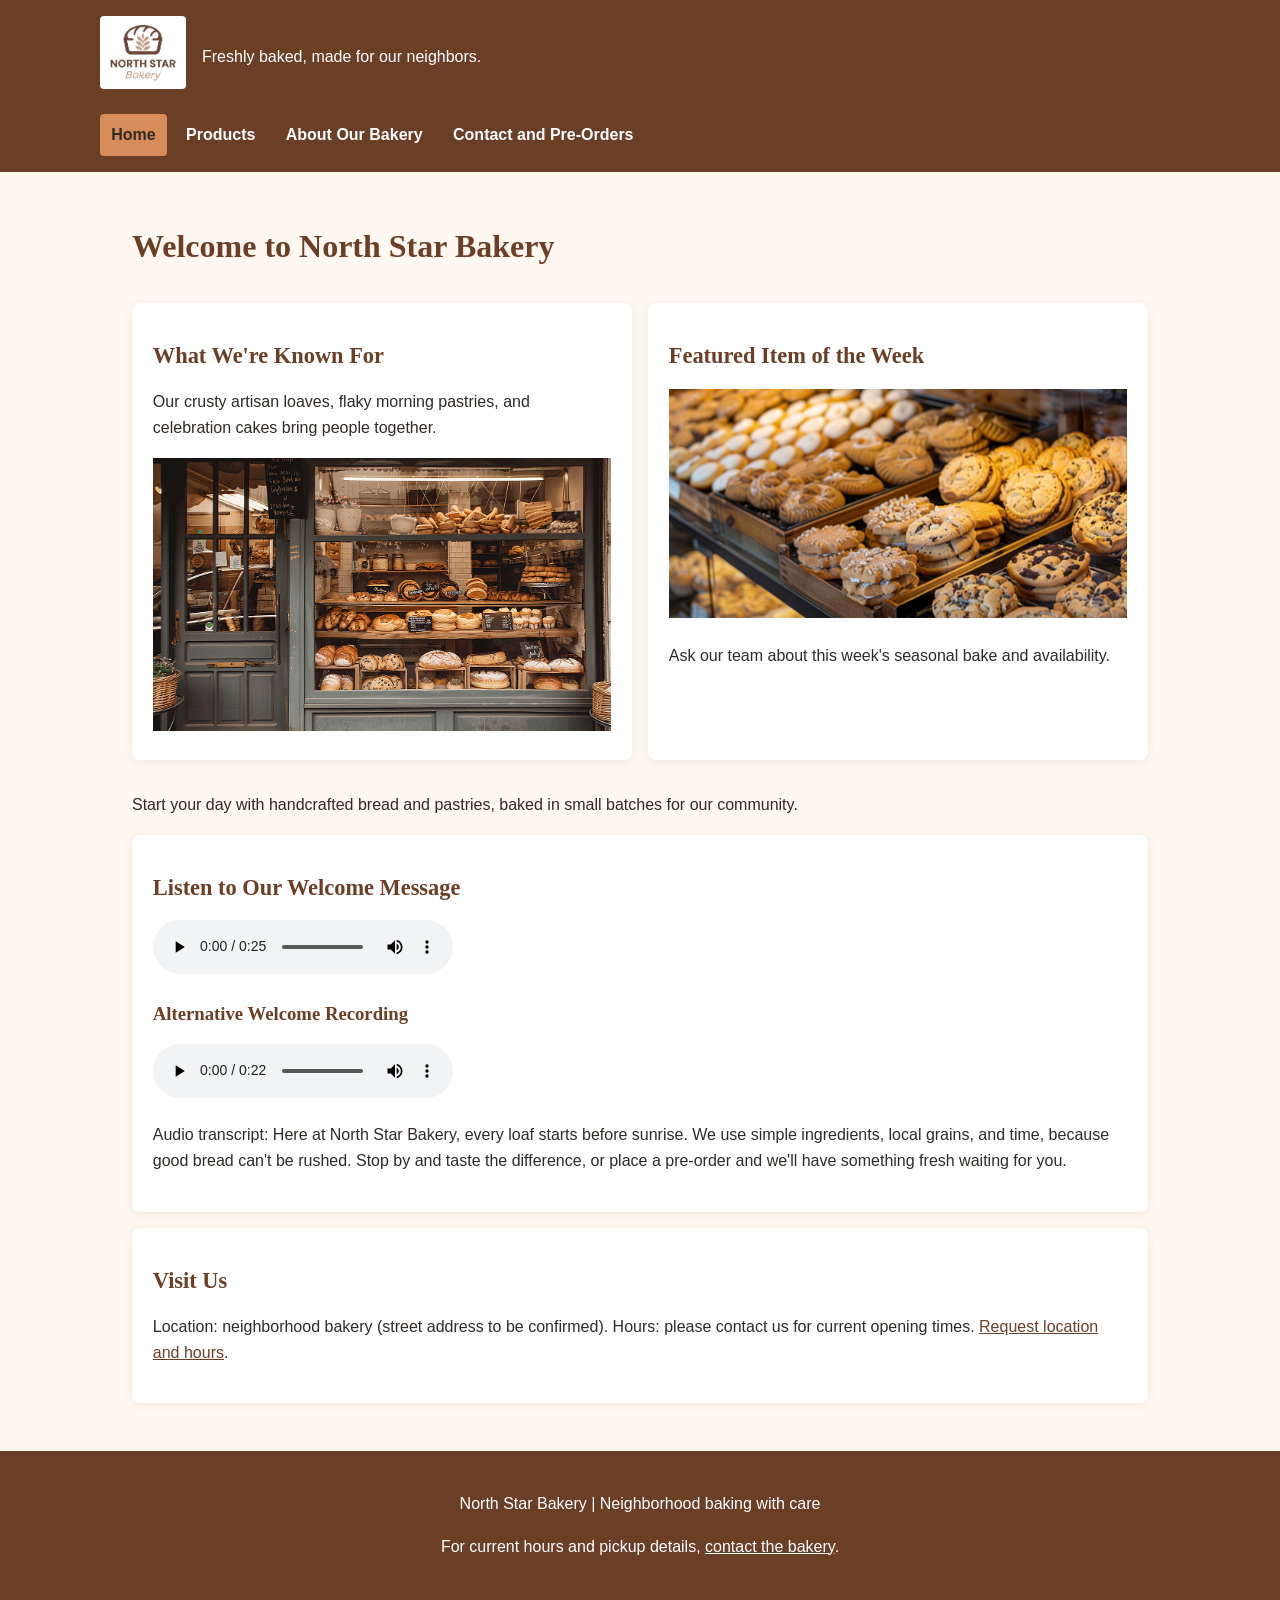
<file: index.html>
<!DOCTYPE html><html lang="en"><head><meta charset="utf-8"><meta name="viewport" content="width=device-width, initial-scale=1"><title>Home | North Star Bakery</title><link rel="stylesheet" href="styles.css"><script src="script.js" defer></script></head><body><header class="site-header"><div class="brand"><a href="index.html"><img src="media/bakery-logo_c.png" alt="North Star Bakery logo"></a><p>Freshly baked, made for our neighbors.</p></div><nav class="site-nav" aria-label="Main navigation"><ul><li><a href="index.html" aria-current="page">Home</a></li><li><a href="products.html">Products</a></li><li><a href="about.html">About Our Bakery</a></li><li><a href="contact.html">Contact and Pre-Orders</a></li></ul></nav></header><main><h1>Welcome to North Star Bakery</h1><div class="content-grid"><section><h2>What We're Known For</h2><p>Our crusty artisan loaves, flaky morning pastries, and celebration cakes bring people together.</p><img src="media/bakery-storefront_c.png" alt="Front entrance of North Star Bakery welcoming neighborhood customers"></section><section><h2>Featured Item of the Week</h2><picture><source media="(max-width:600px)" srcset="media/bakery-feature-small_c.png"><img src="media/bakery-feature-large_c.png" alt="Freshly baked pastries on display for this week's special"></picture><p>Ask our team about this week's seasonal bake and availability.</p></section></div><p>Start your day with handcrafted bread and pastries, baked in small batches for our community.</p><section><h2>Listen to Our Welcome Message</h2><audio controls preload="metadata"><source src="media/bakery-welcome_c.mp3" type="audio/mpeg">Your browser does not support audio playback.</audio><h3>Alternative Welcome Recording</h3><audio controls preload="metadata"><source src="media/bakery-welcome-mixed_c.mp3" type="audio/mpeg">Your browser does not support audio playback.</audio><p>Audio transcript: Here at North Star Bakery, every loaf starts before sunrise. We use simple ingredients, local grains, and time, because good bread can't be rushed. Stop by and taste the difference, or place a pre-order and we'll have something fresh waiting for you.</p></section><section><h2>Visit Us</h2><p>Location: neighborhood bakery (street address to be confirmed). Hours: please contact us for current opening times. <a href="contact.html">Request location and hours</a>.</p></section></main><footer class="site-footer"><p>North Star Bakery | Neighborhood baking with care</p><p>For current hours and pickup details, <a href="contact.html">contact the bakery</a>.</p></footer></body></html>
</file>
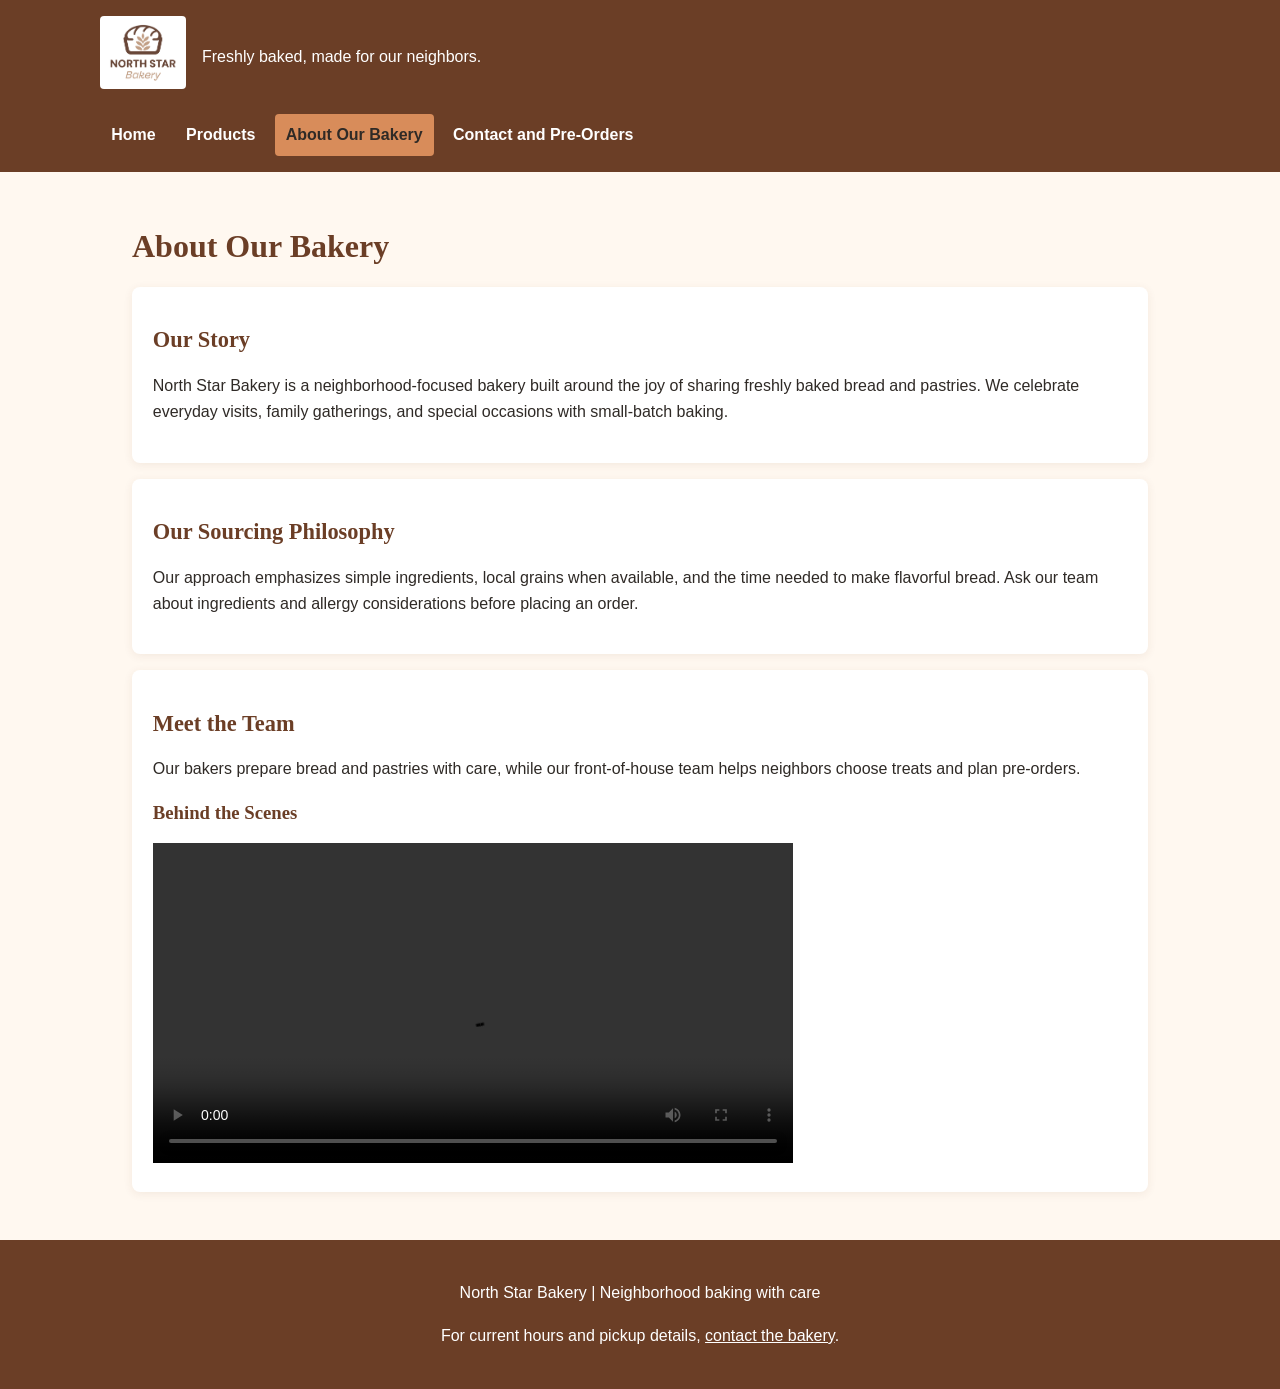
<file: about.html>
<!DOCTYPE html><html lang="en"><head><meta charset="utf-8"><meta name="viewport" content="width=device-width, initial-scale=1"><title>About | North Star Bakery</title><link rel="stylesheet" href="styles.css"><script src="script.js" defer></script></head><body><header class="site-header"><div class="brand"><a href="index.html"><img src="media/bakery-logo_c.png" alt="North Star Bakery logo"></a><p>Freshly baked, made for our neighbors.</p></div><nav class="site-nav" aria-label="Main navigation"><ul><li><a href="index.html">Home</a></li><li><a href="products.html">Products</a></li><li><a href="about.html" aria-current="page">About Our Bakery</a></li><li><a href="contact.html">Contact and Pre-Orders</a></li></ul></nav></header><main><h1>About Our Bakery</h1><section><h2>Our Story</h2><p>North Star Bakery is a neighborhood-focused bakery built around the joy of sharing freshly baked bread and pastries. We celebrate everyday visits, family gatherings, and special occasions with small-batch baking.</p></section><section><h2>Our Sourcing Philosophy</h2><p>Our approach emphasizes simple ingredients, local grains when available, and the time needed to make flavorful bread. Ask our team about ingredients and allergy considerations before placing an order.</p></section><section><h2>Meet the Team</h2><p>Our bakers prepare bread and pastries with care, while our front-of-house team helps neighbors choose treats and plan pre-orders.</p><h3>Behind the Scenes</h3><video controls preload="metadata" width="640"><source src="media/bakery-behind-scenes_c.mp4" type="video/mp4">Your browser does not support HTML video. Contact the bakery to learn about our baking process.</video></section></main><footer class="site-footer"><p>North Star Bakery | Neighborhood baking with care</p><p>For current hours and pickup details, <a href="contact.html">contact the bakery</a>.</p></footer></body></html>
</file>
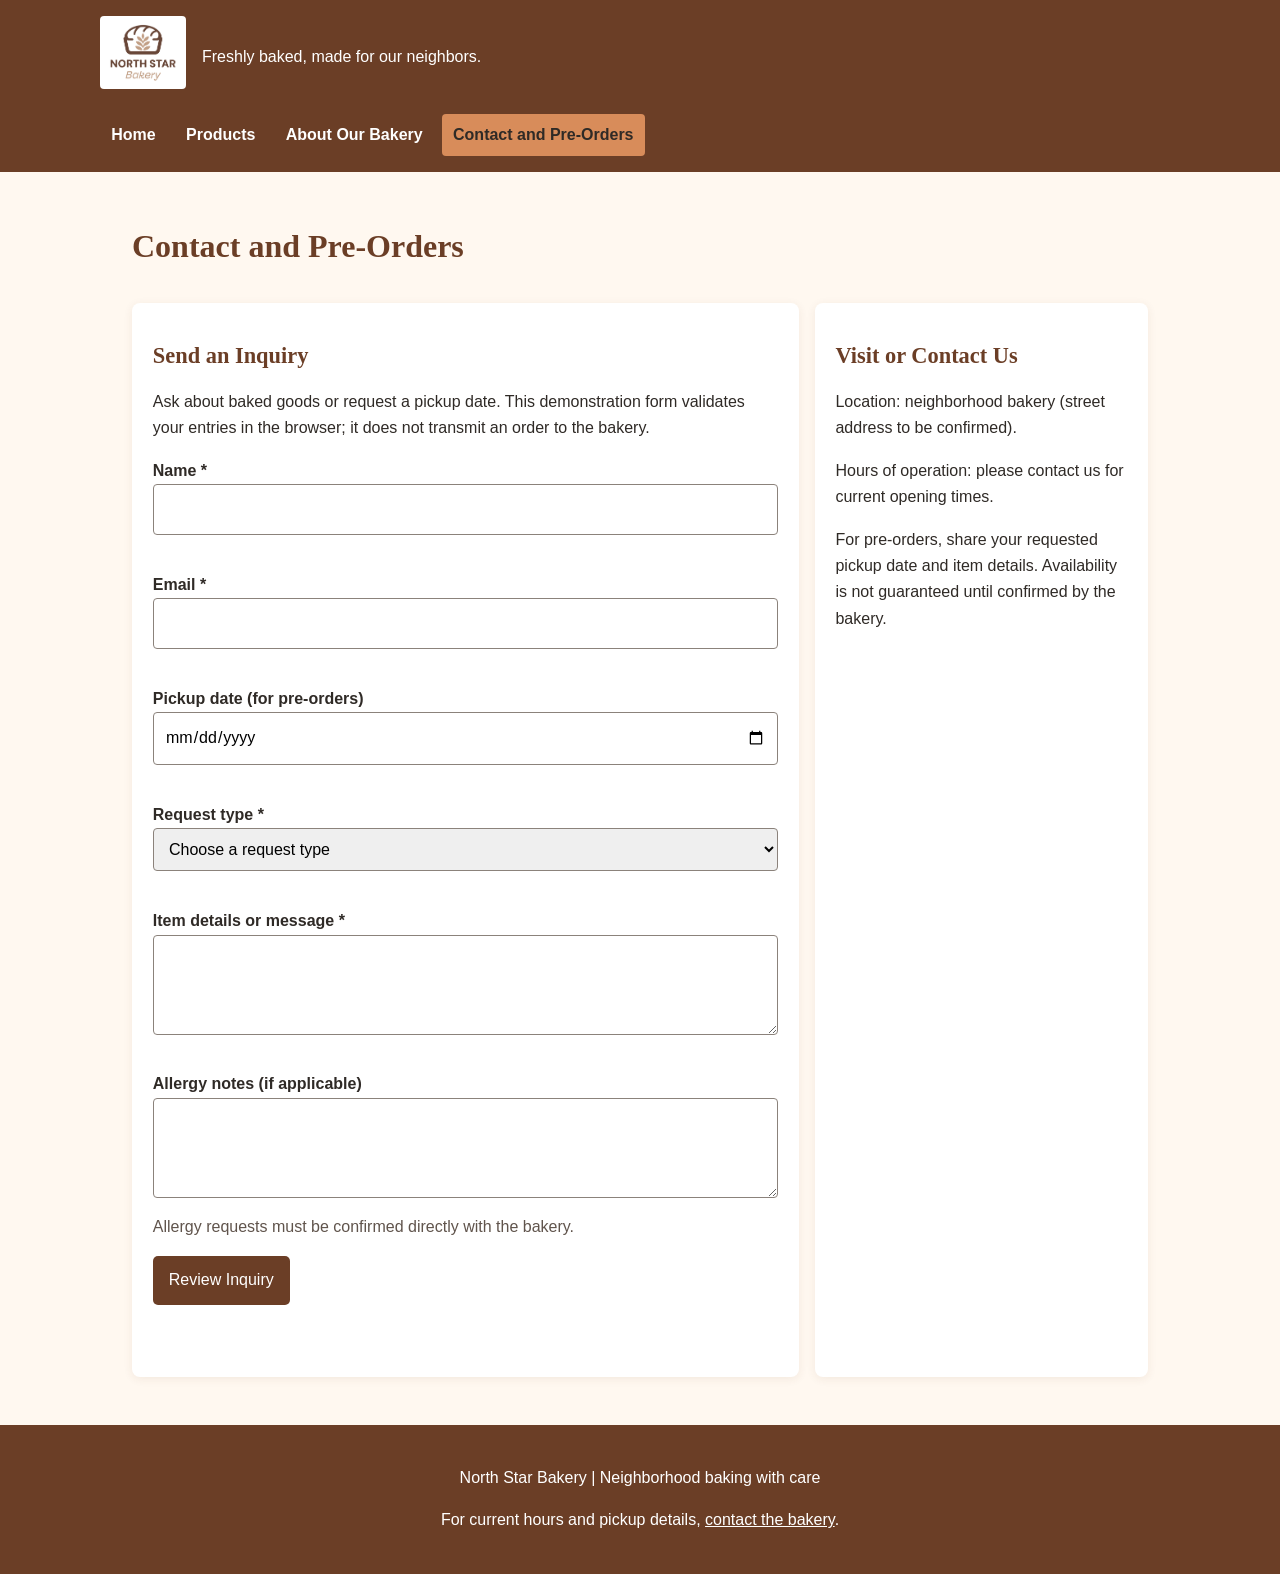
<file: contact.html>
<!DOCTYPE html><html lang="en"><head><meta charset="utf-8"><meta name="viewport" content="width=device-width, initial-scale=1"><title>Contact and Pre-Orders | North Star Bakery</title><link rel="stylesheet" href="styles.css"><script src="script.js" defer></script></head><body><header class="site-header"><div class="brand"><a href="index.html"><img src="media/bakery-logo_c.png" alt="North Star Bakery logo"></a><p>Freshly baked, made for our neighbors.</p></div><nav class="site-nav" aria-label="Main navigation"><ul><li><a href="index.html">Home</a></li><li><a href="products.html">Products</a></li><li><a href="about.html">About Our Bakery</a></li><li><a href="contact.html" aria-current="page">Contact and Pre-Orders</a></li></ul></nav></header><main><h1>Contact and Pre-Orders</h1><div class="contact-layout"><section><h2>Send an Inquiry</h2><p>Ask about baked goods or request a pickup date. This demonstration form validates your entries in the browser; it does not transmit an order to the bakery.</p><form id="inquiry-form" novalidate><label for="customer-name">Name *</label><input id="customer-name" name="name" autocomplete="name" aria-describedby="name-error"><p id="name-error" class="error" aria-live="polite"></p><label for="customer-email">Email *</label><input id="customer-email" name="email" type="email" autocomplete="email" aria-describedby="email-error"><p id="email-error" class="error" aria-live="polite"></p><label for="pickup-date">Pickup date (for pre-orders)</label><input id="pickup-date" name="pickup" type="date" aria-describedby="pickup-error"><p id="pickup-error" class="error" aria-live="polite"></p><label for="request-type">Request type *</label><select id="request-type" name="type" aria-describedby="type-error"><option value="">Choose a request type</option><option value="preorder">Pre-order</option><option value="question">General question</option></select><p id="type-error" class="error" aria-live="polite"></p><label for="item-details">Item details or message *</label><textarea id="item-details" name="details" aria-describedby="details-error"></textarea><p id="details-error" class="error" aria-live="polite"></p><label for="allergy-notes">Allergy notes (if applicable)</label><textarea id="allergy-notes" name="allergies"></textarea><p class="muted">Allergy requests must be confirmed directly with the bakery.</p><button type="submit">Review Inquiry</button><p id="form-status" class="status" role="status" aria-live="polite"></p></form></section><section><h2>Visit or Contact Us</h2><p>Location: neighborhood bakery (street address to be confirmed).</p><p>Hours of operation: please contact us for current opening times.</p><p>For pre-orders, share your requested pickup date and item details. Availability is not guaranteed until confirmed by the bakery.</p></section></div></main><footer class="site-footer"><p>North Star Bakery | Neighborhood baking with care</p><p>For current hours and pickup details, <a href="contact.html">contact the bakery</a>.</p></footer></body></html>
</file>
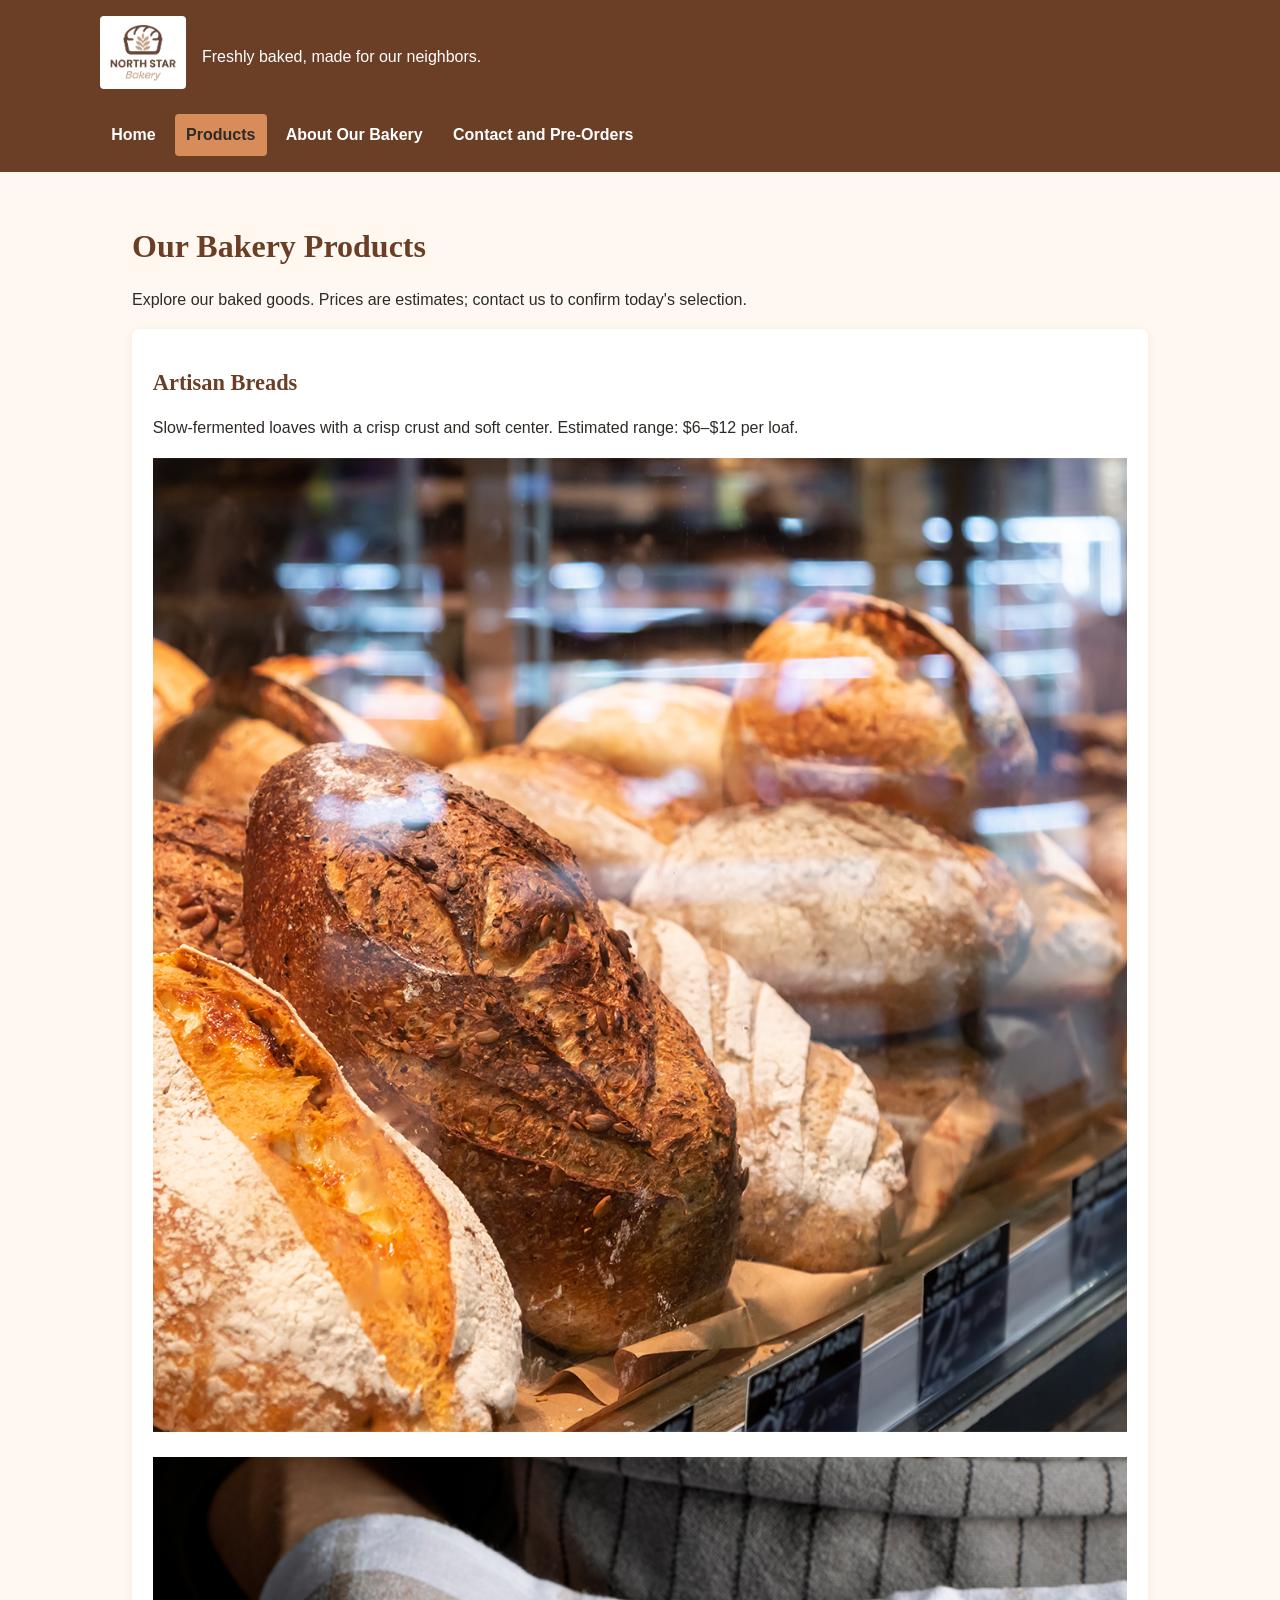
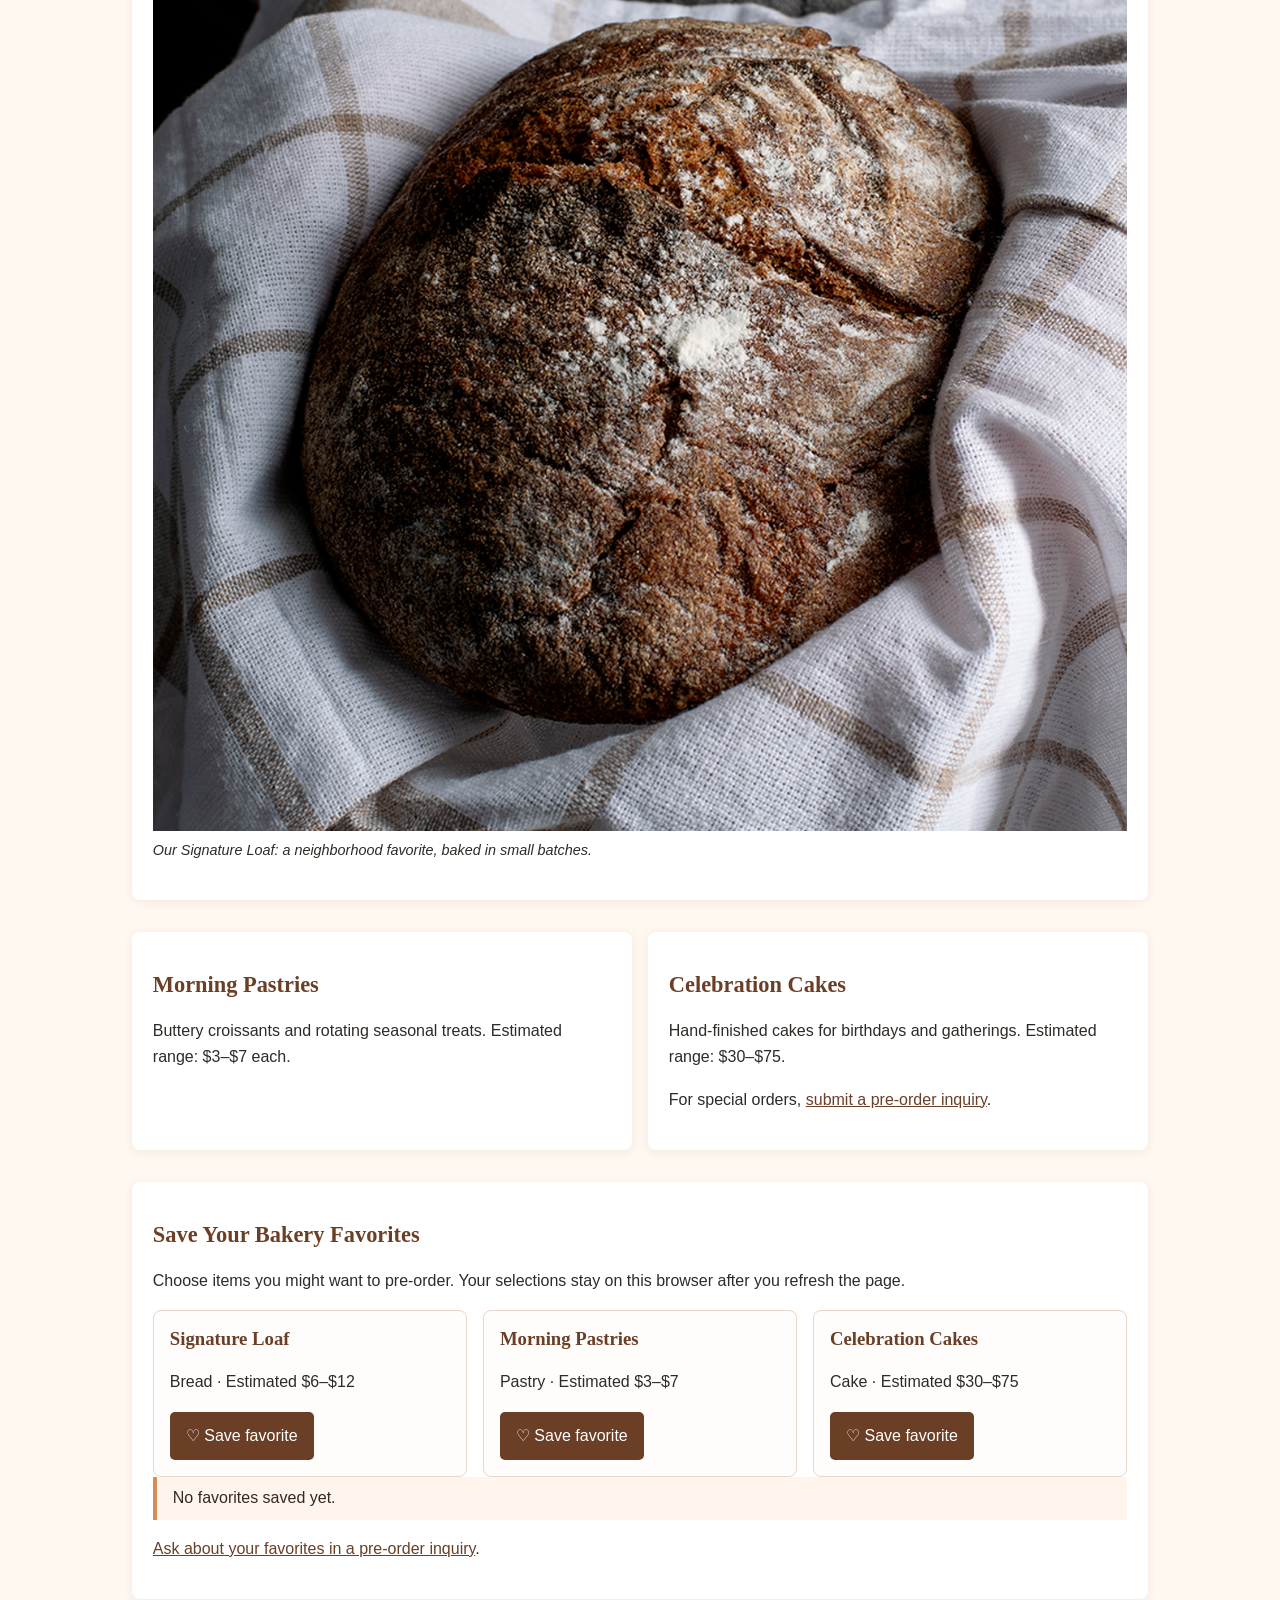
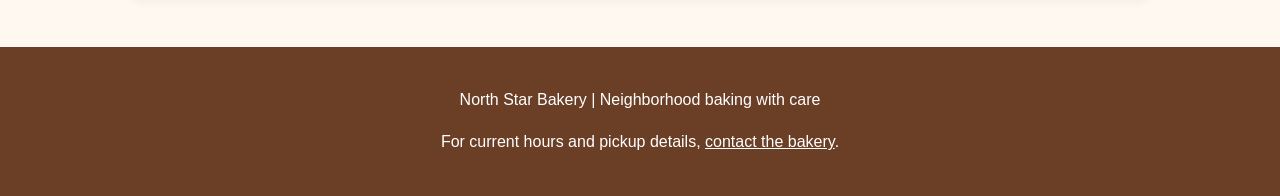
<file: products.html>
<!DOCTYPE html><html lang="en"><head><meta charset="utf-8"><meta name="viewport" content="width=device-width, initial-scale=1"><title>Products | North Star Bakery</title><link rel="stylesheet" href="styles.css"><script src="script.js" defer></script></head><body><header class="site-header"><div class="brand"><a href="index.html"><img src="media/bakery-logo_c.png" alt="North Star Bakery logo"></a><p>Freshly baked, made for our neighbors.</p></div><nav class="site-nav" aria-label="Main navigation"><ul><li><a href="index.html">Home</a></li><li><a href="products.html" aria-current="page">Products</a></li><li><a href="about.html">About Our Bakery</a></li><li><a href="contact.html">Contact and Pre-Orders</a></li></ul></nav></header><main><h1>Our Bakery Products</h1><p>Explore our baked goods. Prices are estimates; contact us to confirm today's selection.</p><section><h2>Artisan Breads</h2><p>Slow-fermented loaves with a crisp crust and soft center. Estimated range: $6–$12 per loaf.</p><img src="media/bakery-bread_c.png" alt="Freshly baked artisan bread loaves with golden crusts"><figure><img src="media/bakery-signature-loaf_c.png" alt="North Star Bakery signature artisan loaf with a browned, scored crust"><figcaption>Our Signature Loaf: a neighborhood favorite, baked in small batches.</figcaption></figure></section><div class="content-grid"><section><h2>Morning Pastries</h2><p>Buttery croissants and rotating seasonal treats. Estimated range: $3–$7 each.</p></section><section><h2>Celebration Cakes</h2><p>Hand-finished cakes for birthdays and gatherings. Estimated range: $30–$75.</p><p>For special orders, <a href="contact.html">submit a pre-order inquiry</a>.</p></section></div><section id="favorites-section" aria-labelledby="favorites-heading"><h2 id="favorites-heading">Save Your Bakery Favorites</h2><p>Choose items you might want to pre-order. Your selections stay on this browser after you refresh the page.</p><div id="product-list" class="product-grid"></div><div id="favorite-summary" aria-live="polite"></div><p><a href="contact.html">Ask about your favorites in a pre-order inquiry</a>.</p></section></main><footer class="site-footer"><p>North Star Bakery | Neighborhood baking with care</p><p>For current hours and pickup details, <a href="contact.html">contact the bakery</a>.</p></footer></body></html>
</file>
<file: styles.css>
/* Touchstone 3 palette and responsive design preserved */
:root{--cream:#FFF8F0;--brown:#6B3E26;--peach:#D88C5A;--charcoal:#2F2A26}*{box-sizing:border-box}body{margin:0;background:var(--cream);color:var(--charcoal);font:16px/1.65 Arial,sans-serif}h1,h2,h3{font-family:Georgia,serif;color:var(--brown);line-height:1.25}h1{font-size:2rem}h2{font-size:1.4rem}a{color:var(--brown)}a:focus-visible,button:focus-visible,input:focus-visible,select:focus-visible,textarea:focus-visible{outline:3px solid var(--peach);outline-offset:3px}.site-header{background:var(--brown);color:white;padding:1rem max(1rem,calc((100vw - 1080px)/2))}.brand{display:flex;align-items:center;gap:1rem}.brand img{width:86px;background:white;border-radius:4px}.brand p{color:white}.site-nav ul{list-style:none;display:flex;flex-wrap:wrap;gap:.5rem;margin:1rem 0 0;padding:0}.site-nav a{display:inline-block;color:white;text-decoration:none;padding:.5rem .7rem;border-radius:4px;font-weight:bold}.site-nav a[aria-current],.site-nav a:hover{background:var(--peach);color:var(--charcoal)}main{max-width:1080px;margin:auto;padding:1.25rem}section,.panel{background:white;border-radius:8px;padding:1.3rem;margin:1rem 0;box-shadow:0 2px 10px #6b3e2615}img,video{max-width:100%;height:auto}figure{margin:1rem 0}figcaption{font-style:italic;font-size:.9rem}audio{max-width:100%}.site-footer{background:var(--brown);color:white;padding:1.5rem;text-align:center}.site-footer a{color:white}.content-grid{display:flex;flex-direction:column;gap:1rem}.content-grid>section{flex:1}.product-grid{display:grid;grid-template-columns:1fr;gap:1rem}.product-card{border:1px solid #e8d6c8;border-radius:8px;padding:1rem;background:#fffdfb}.product-card h3{margin-top:0}button,.button{background:var(--brown);color:white;border:0;border-radius:5px;padding:.7rem 1rem;cursor:pointer;font:inherit}button:hover{background:#8b5637}.favorite-button[aria-pressed=true]{background:var(--peach);color:var(--charcoal)}label{display:block;font-weight:bold;margin-top:1rem}input,select,textarea{display:block;width:100%;padding:.7rem;border:1px solid #8b827b;border-radius:4px;font:inherit}textarea{min-height:100px}.error{color:#9a2525;font-weight:bold;font-size:.9rem;min-height:1.1rem;margin:.2rem 0}.invalid{border:2px solid #9a2525}.status{padding:.6rem 0;font-weight:bold}.muted{color:#60544c}#favorite-summary{border-left:4px solid var(--peach);padding:.5rem 1rem;background:#fff5ec}@media(min-width:760px){.site-nav ul{flex-direction:row}.content-grid{flex-direction:row}.product-grid{grid-template-columns:repeat(3,1fr)}main{padding:2rem}.contact-layout{display:grid;grid-template-columns:2fr 1fr;gap:1rem}}
</file>
